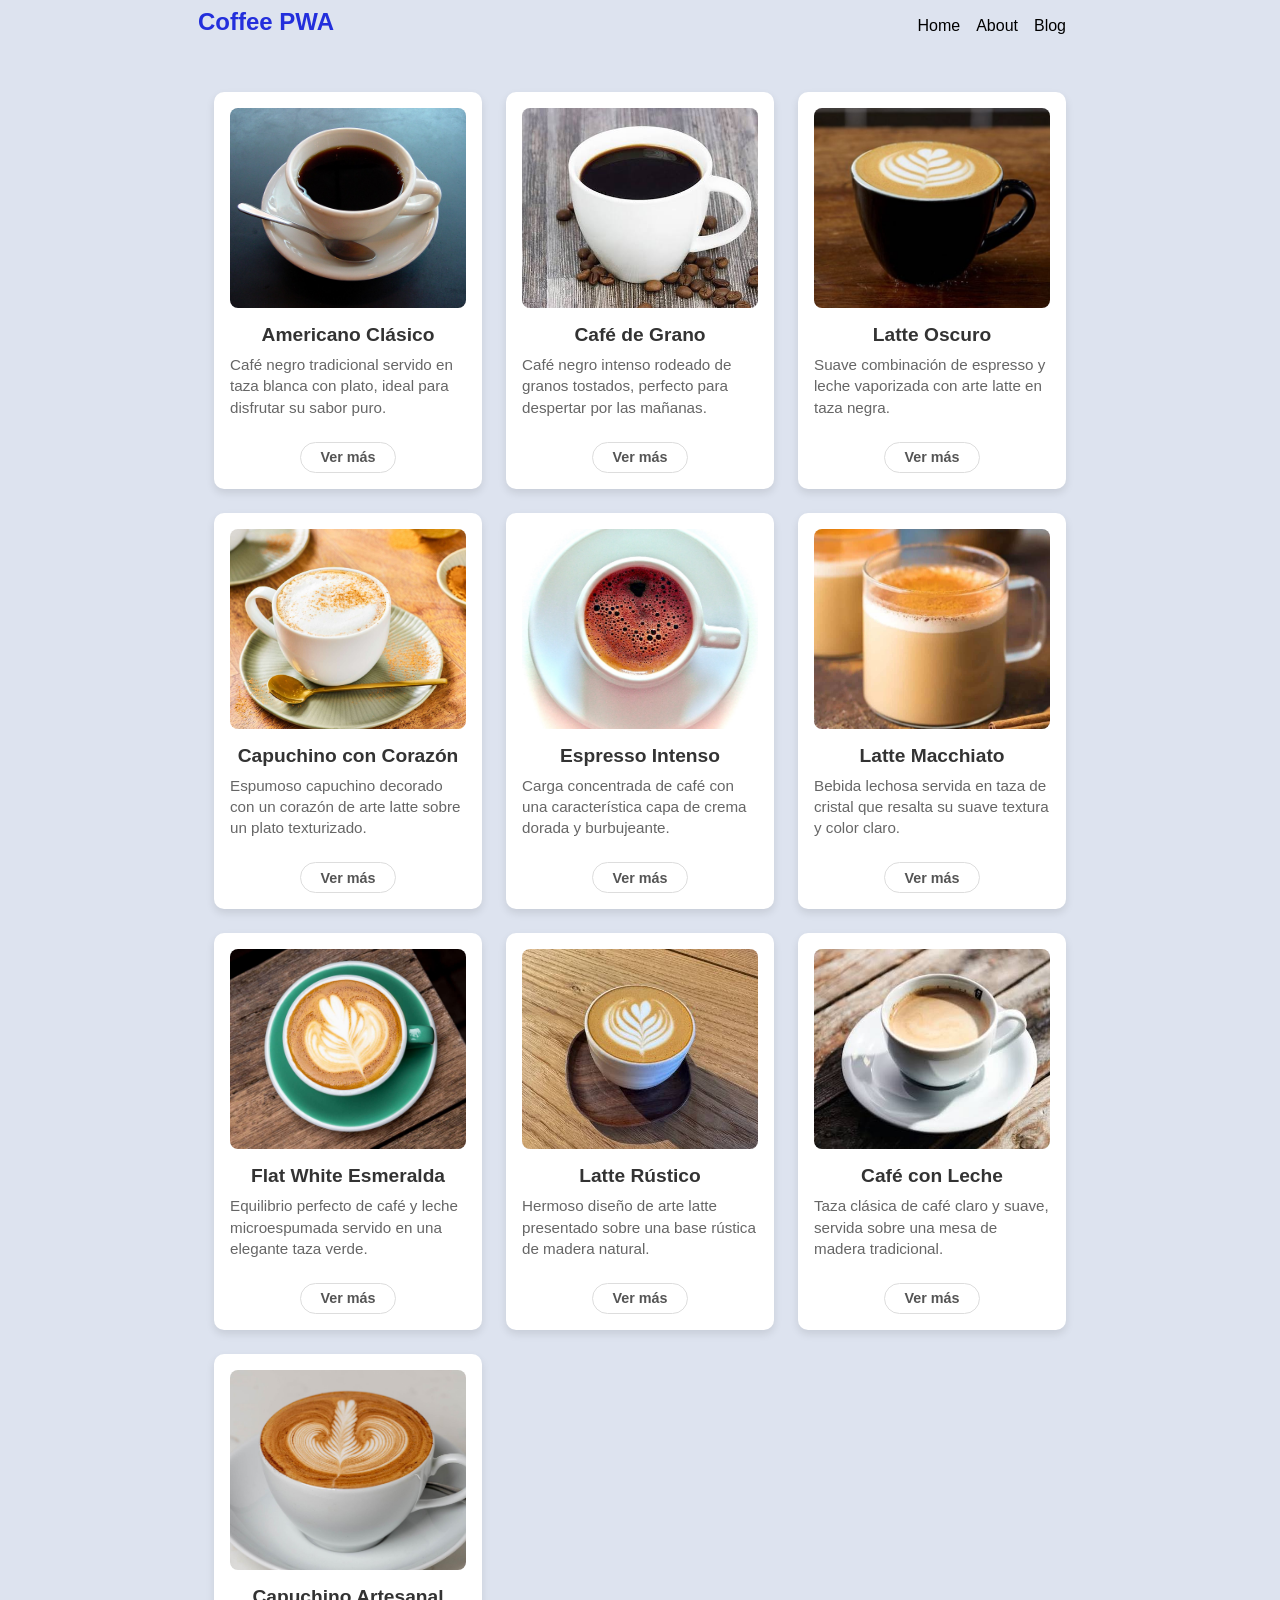
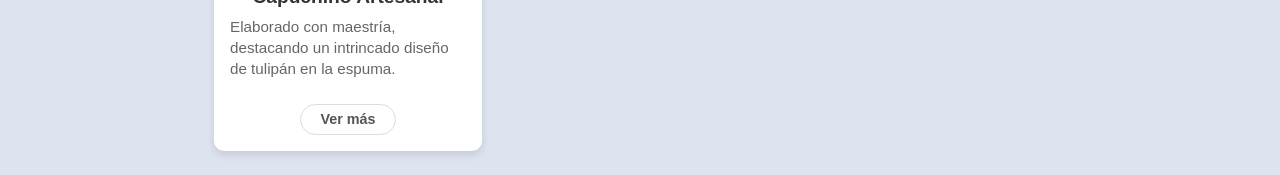
<file: index.html>
<!DOCTYPE html>
<html lang="en">
<head>
    <meta charset="UTF-8">
    <meta name="viewport" content="width=device-width, initial-scale=1.0">
    <meta http-equiv="X-UA-Compatible" content="ie=edge">
    
    <link rel="stylesheet" href="./Css/style.css">
    <link rel="manifest" href="./manifest.json">

    <!-- Corrección: "Images" con mayúscula y los nombres de los dos últimos iconos -->
    <link rel="apple-touch-icon" href="./Images/icons/icon-72x72.png">
    <link rel="apple-touch-icon" href="./Images/icons/icon-96x96.png">
    <link rel="apple-touch-icon" href="./Images/icons/icon-128x128.png">
    <link rel="apple-touch-icon" href="./Images/icons/icon-144x144.png">
    <link rel="apple-touch-icon" href="./Images/icons/icon-152x152.png">
    <link rel="apple-touch-icon" href="./Images/icons/icon-192x192.png">
    <link rel="apple-touch-icon" href="./Images/icons/Music-384x384.png">
    <link rel="apple-touch-icon" href="./Images/icons/Music-512x512.png">

    <meta name="apple-mobile-web-app-status-bar" content="#db4938">
    <meta name="theme-color" content="#db4938">
    <title>Coffee PWA</title>
</head>
<body>
    <main>
        <nav>
            <h1>Coffee PWA</h1>
            <ul>
                <li>Home</li>
                <li>About</li>
                <li>Blog</li>
            </ul>
        </nav>
        <div class="container"></div>
    </main>  
</body>
<script src="./Js/app.js"></script>
</html>
</file>
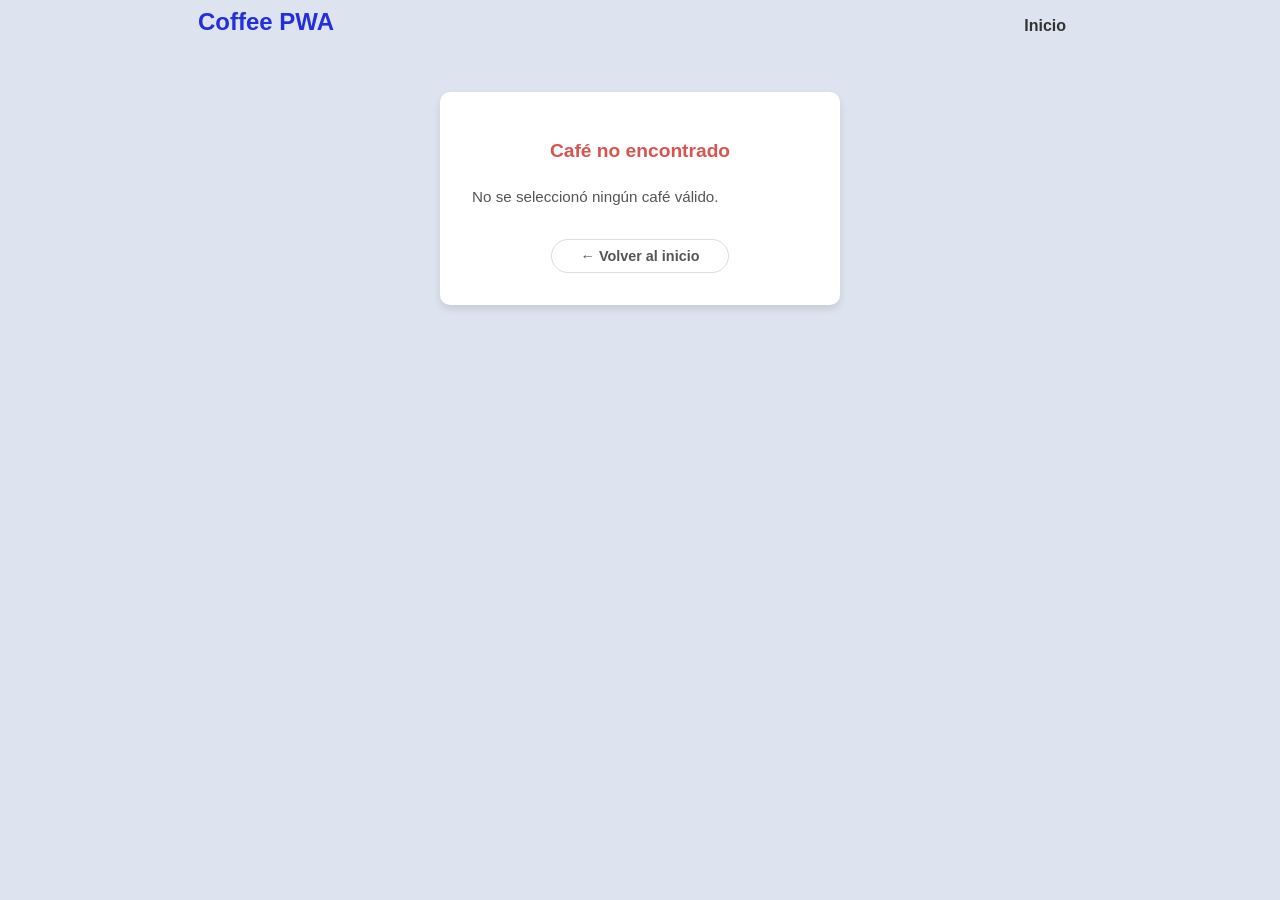
<file: detalles.html>
<!DOCTYPE html>
<html lang="en">
<head>
    <meta charset="UTF-8">
    <meta name="viewport" content="width=device-width, initial-scale=1.0">
    <meta http-equiv="X-UA-Compatible" content="ie=edge">
    
    <!-- Rutas corregidas con ./ -->
    <link rel="stylesheet" href="./Css/style.css">
    <link rel="manifest" href="./manifest.json">
    
    <meta name="theme-color" content="#db4938">
    <title>Detalles del Café</title>
</head>
<body>
    <main>
        <nav>
            <h1>Coffee PWA</h1>
            <ul>
                <!-- Ruta corregida con ./ -->
                <li><a href="./index.html" style="text-decoration: none; color: #333; font-weight: bold;">Inicio</a></li>
            </ul>
        </nav>
        <div class="detalle-container"></div>
    </main>  
    
    <!-- Ruta corregida con ./ -->
    <script src="./Js/app.js"></script>
</body>
</html>
</file>
<file: Css/style.css>
* {
    margin: 0;
    padding: 0;
    box-sizing: border-box;
}

body {
    background: #dde3ef;
    font-family: "Nunito", sans-serif;
    font-size: 1rem;
}

main {
    max-width: 900px;
    margin: auto;
    padding: 0.5rem;
    text-align: center;
}

nav {
    display: flex;
    justify-content: space-between;
    align-items: center;
}

ul {
    list-style: none;
    display: flex;
}

li {
    margin-right: 1rem;
}

h1 {
    color: rgb(35, 47, 220);
    margin-bottom: 0.5rem;
}

.container {
    display: grid;
    grid-template-columns: repeat(auto-fit, minmax(250px, 1fr));
    gap: 1.5rem;
    margin-top: 2rem;
    padding: 1rem;
}

.card {
    background-color: #ffffff;
    border-radius: 10px;
    padding: 1rem;
    box-shadow: 0 4px 8px rgba(0, 0, 0, 0.1);
    transition: transform 0.3s;
    display: flex;
    flex-direction: column;
}

.card:hover {
    transform: translateY(-5px);
}

.card img {
    width: 100%;
    height: 200px;
    object-fit: cover;
    border-radius: 8px;
}

.card h2 {
    color: #333;
    font-size: 1.2rem;
    margin-top: 1rem;
}

.card p {
    color: #666;
    font-size: 0.95rem;
    margin-top: 0.5rem;
    margin-bottom: 1.5rem;
    line-height: 1.4;
    text-align: left;
    flex-grow: 1;
}

/* Estilos del botón: Sencillo y curioso */
.btn-ver-mas {
    background-color: transparent;
    color: #555; 
    border: 1px solid #ddd; 
    padding: 0.4rem 1.2rem;
    border-radius: 20px; 
    font-size: 0.9rem;
    font-family: "Nunito", sans-serif;
    font-weight: bold;
    cursor: pointer;
    transition: all 0.3s ease;
    align-self: center; 
}

.btn-ver-mas:hover {
    color: rgb(35, 47, 220);
    border-color: rgb(35, 47, 220);
    background-color: #f0f4fa; 
    transform: translateY(-2px); 
}

/* =========================================
   Estilos para expandir información extra
   ========================================= */
.more-info {
    display: none; /* Oculto por defecto */
    margin-bottom: 1.2rem;
    padding-top: 0.8rem;
    border-top: 1px dashed #ccc;
    font-size: 0.9rem;
    color: #444;
    text-align: left;
}

.more-info p {
    margin-bottom: 0;
}

/* Al presionar el botón, JS añade esta clase para mostrarlo */
.more-info.active {
    display: block;
    animation: fadeInExpand 0.3s ease-in-out;
}

@keyframes fadeInExpand {
    from { 
        opacity: 0; 
        transform: translateY(-5px); 
    }
    to { 
        opacity: 1; 
        transform: translateY(0); 
    }
}
</file>
